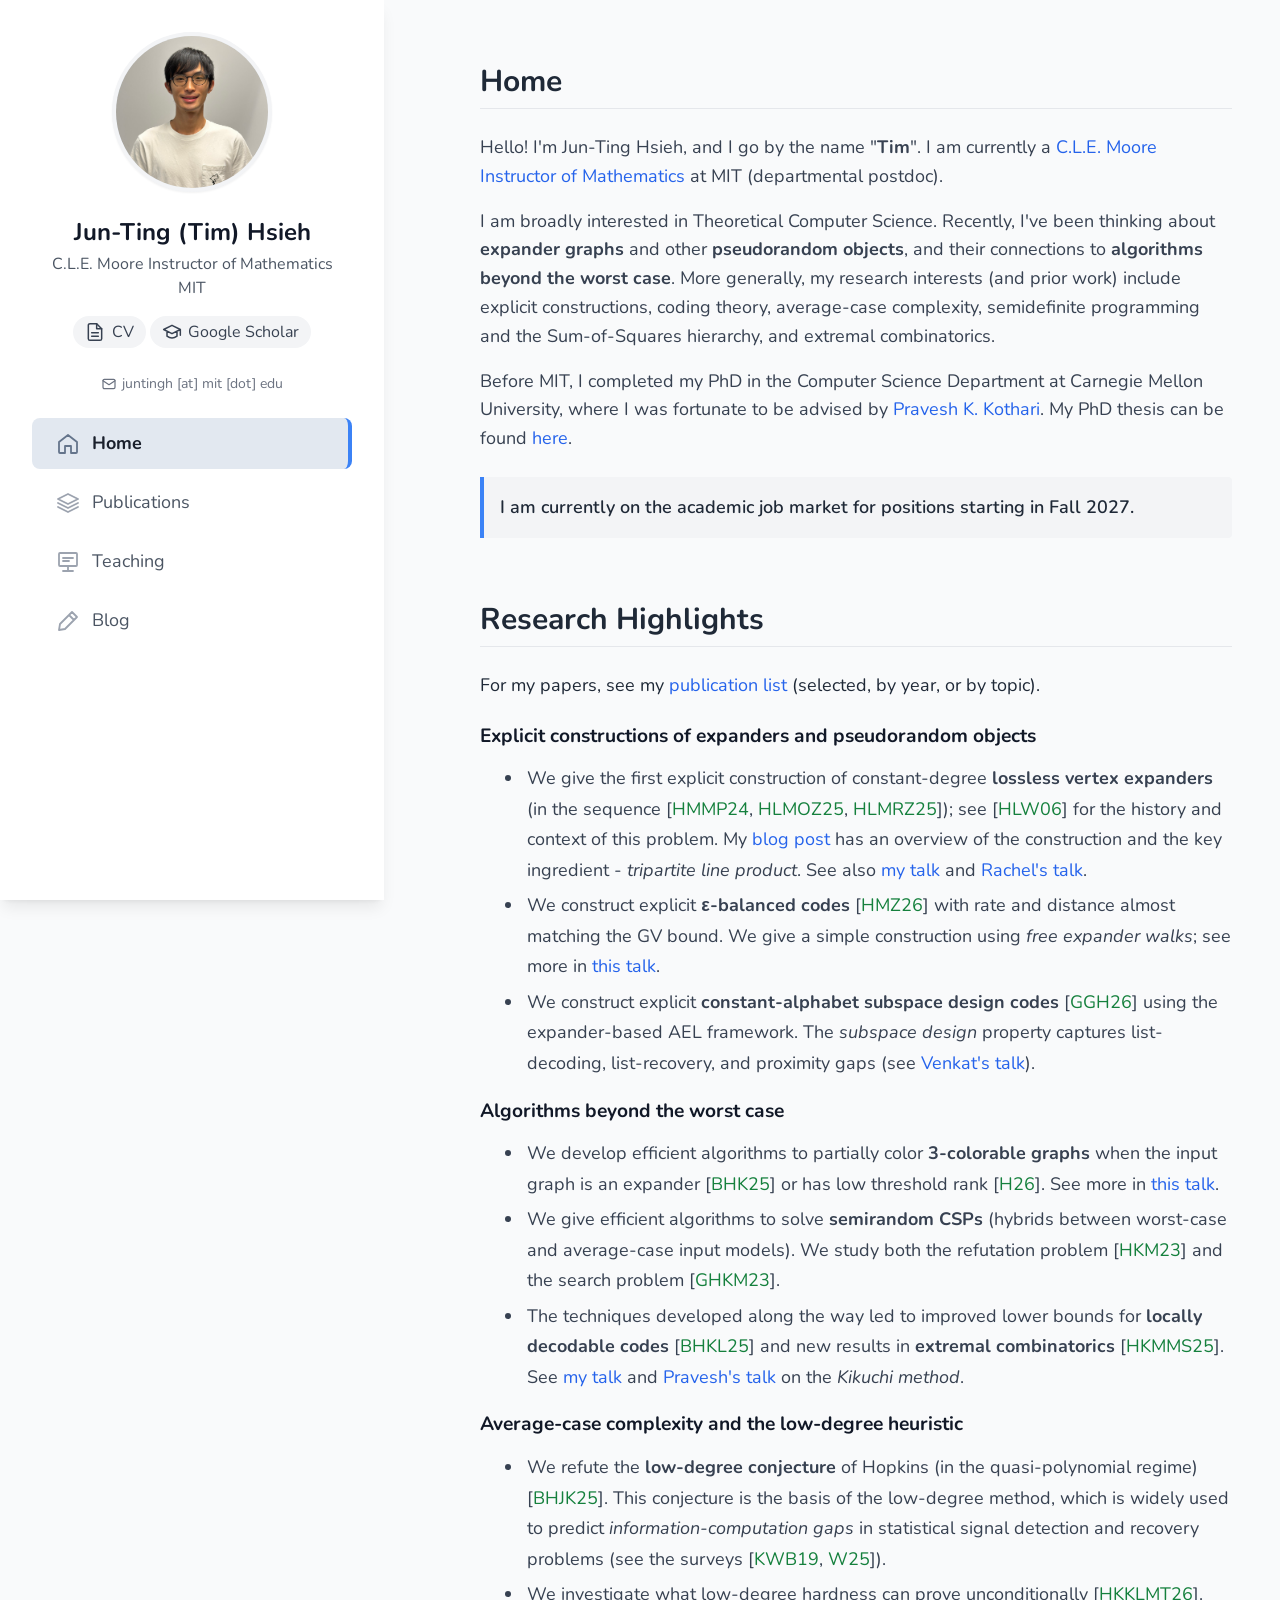
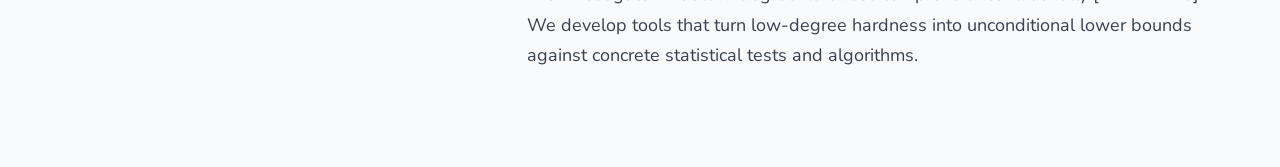
<file: index.html>
<!doctype html>
<html lang="en">
<head>
    <meta charset="utf-8">
    <meta name="viewport" content="width=device-width, initial-scale=1">
    <title>Jun-Ting (Tim) Hsieh</title>
    <meta name="description" content="Personal website of Jun-Ting (Tim) Hsieh.">
    <link rel="icon" href="data:image/svg+xml,<svg xmlns=%22http://www.w3.org/2000/svg%22 viewBox=%220 0 100 100%22><circle cx=%2250%22 cy=%2250%22 r=%2250%22 fill=%22rgb(59, 130, 246)%22/><text x=%2250%22 y=%2255%22 font-family=%22Arial, sans-serif%22 font-weight=%22bold%22 font-size=%2245%22 fill=%22white%22 text-anchor=%22middle%22>JH</text></svg>">
    <link href="https://fonts.googleapis.com/css?family=Nunito:300,400,600,700&amp;display=swap" rel="stylesheet">
    <link rel="stylesheet" href="site.css">
    <script src="data.js" defer></script>
    <script src="site.js" defer></script>

    <!-- Google Analytics (Preserved from source) -->
    <script async src="https://www.googletagmanager.com/gtag/js?id=UA-149663662-1"></script>
    <script>
        window.dataLayer = window.dataLayer || [];
        function gtag(){dataLayer.push(arguments);}
        gtag('js', new Date());
        gtag('config', 'UA-149663662-1');
    </script>
</head>
<body data-page="home">
    <a class="skip-link" href="#main-content">Skip to content</a>
    <!-- The same sidebar is included on all three pages, including without JavaScript. -->
    <aside class="sidebar">
        <div class="sidebar-inner">
            <div class="profile-photo">
                <span class="profile-initials" aria-hidden="true">JH</span>
                <img id="profile-pic" src="files/tim2.jpg" alt="Jun-Ting (Tim) Hsieh" width="160" height="160" onerror="this.hidden = true;">
            </div>
            <h1 class="profile-name">Jun-Ting (Tim) Hsieh</h1>
            <p class="profile-role">C.L.E. Moore Instructor of Mathematics<br>MIT</p>
            <div class="profile-links">
                <a href="files/tim_CV.pdf" target="_blank" rel="noopener noreferrer" class="profile-link">
                    <svg class="icon" viewBox="0 0 24 24"
                        fill="none" stroke="currentColor"
                        stroke-width="1.8" stroke-linecap="round"
                        stroke-linejoin="round" aria-hidden="true">
                        <path d="M14 2H6a2 2 0 0 0-2 2v16a2 2 0 0 0 2 2h12a2 2 0 0 0 2-2V8Z"/>
                        <path d="M14 2v6h6M8 13h8M8 17h8"/>
                    </svg>
                    <span>CV</span>
                </a>

                <a href="https://scholar.google.com/citations?hl=en&amp;user=zYhq-BEAAAAJ&amp;view_op=list_works&amp;sortby=pubdate" target="_blank" rel="noopener noreferrer" class="profile-link"><svg class="icon" viewBox="0 0 24 24" fill="none" stroke="currentColor" stroke-width="1.8" stroke-linecap="round" stroke-linejoin="round" aria-hidden="true" focusable="false"><path d="m2 9 10-5 10 5-10 5ZM6 11v6c4 3 8 3 12 0v-6M22 9v7"/></svg><span>Google Scholar</span></a>
            </div>
            <div class="profile-email"><svg class="icon" viewBox="0 0 24 24" fill="none" stroke="currentColor" stroke-width="1.8" stroke-linecap="round" stroke-linejoin="round" aria-hidden="true" focusable="false"><rect x="3" y="5" width="18" height="14" rx="2"/><path d="m3 7 9 6 9-6"/></svg><span>juntingh [at] mit [dot] edu</span></div>
            <nav class="site-nav" aria-label="Main navigation">
                <ul>
                    <li><a href="index.html" class="nav-link" aria-current="page"><svg class="icon" viewBox="0 0 24 24" fill="none" stroke="currentColor" stroke-width="1.8" stroke-linecap="round" stroke-linejoin="round" aria-hidden="true" focusable="false"><path d="m3 10 9-7 9 7v10a1 1 0 0 1-1 1h-5v-7H9v7H4a1 1 0 0 1-1-1Z"/></svg><span>Home</span></a></li>
                    <li><a href="publications.html" class="nav-link"><svg class="icon" viewBox="0 0 24 24" fill="none" stroke="currentColor" stroke-width="1.8" stroke-linecap="round" stroke-linejoin="round" aria-hidden="true" focusable="false"><path d="m12 3 10 5-10 5L2 8Z"/><path d="m2 12 10 5 10-5M2 16l10 5 10-5"/></svg><span>Publications</span></a></li>
                    <li><a href="teaching.html" class="nav-link"><svg class="icon" viewBox="0 0 24 24" fill="none" stroke="currentColor" stroke-width="1.8" stroke-linecap="round" stroke-linejoin="round" aria-hidden="true" focusable="false"><rect x="3" y="3" width="18" height="13" rx="1"/><path d="M7 21h10M12 16v5M7 8h10M7 11h6"/></svg><span>Teaching</span></a></li>
                    <li><a href="blog/" class="nav-link"><svg class="icon" viewBox="0 0 24 24" fill="none" stroke="currentColor" stroke-width="1.8" stroke-linecap="round" stroke-linejoin="round" aria-hidden="true" focusable="false"><path d="m16 3 5 5-12 12-6 1 1-6ZM13 6l5 5"/></svg><span>Blog</span></a></li>
                </ul>
            </nav>
        </div>
    </aside>

    <main id="main-content" class="main-content" tabindex="-1">
        <div class="content-inner">
            <section id="home" class="page-section home-intro" aria-labelledby="home-heading">
                <h2 id="home-heading" class="section-heading">Home</h2>
                <div class="biography">
                    <p>
                        Hello! 
                        I'm Jun-Ting Hsieh, and I go by the name "<strong>Tim</strong>".
                        I am currently a <a href="https://math.mit.edu/directory/profile.html?pid=2798" class="text-primary" target="_blank">C.L.E. Moore Instructor of Mathematics</a> at MIT (departmental postdoc).
                    </p>

                    <p>
                        I am broadly interested in Theoretical Computer Science. Recently, I've been thinking about <strong>expander graphs</strong> and other <strong>pseudorandom objects</strong>, and their connections to <strong>algorithms beyond the worst case</strong>. More generally, my research interests (and prior work) include explicit constructions, coding theory, average-case complexity, semidefinite programming and the Sum-of-Squares hierarchy, and extremal combinatorics.
                    </p>

                    <p>
                        Before MIT, I completed my PhD in the Computer Science Department at Carnegie Mellon University,
                        where I was fortunate to be advised by <a href="http://praveshkkothari.org/" class="text-primary" target="_blank">Pravesh K. Kothari</a>.
                        My PhD thesis can be found <a href="https://csd.cs.cmu.edu/academics/doctoral/degrees-conferred/junting-hsieh" class="text-primary" target="_blank">here</a>.
                    </p>

                    <!-- Job Market Banner -->
                    <div class="job-market-banner">
                        <p class="job-market-text">
                            I am currently on the academic job market for positions starting in Fall 2027.
                        </p>
                    </div>
                </div>
            </section>

            <section id="research" class="page-section" aria-labelledby="research-heading">
                <h2 id="research-heading" class="section-heading">Research Highlights</h2>

                <p>
                For my papers, see my <a href="publications.html" class="text-primary">publication list</a> (selected, by year, or by topic).
                </p>


                <div class="research-topic">
                    <h3>Explicit constructions of expanders and pseudorandom objects</h3>
                    <ul class="highlight-list">
                        <li>
                            We give the first explicit construction of constant-degree <strong>lossless vertex expanders</strong> (in the sequence [<a class="research-citation" href="https://arxiv.org/abs/2302.01212" title="Explicit two-sided unique-neighbor expanders" target="_blank" rel="noopener noreferrer">HMMP24</a>, <a class="research-citation" href="https://arxiv.org/abs/2411.11627" title="Explicit Two-Sided Vertex Expanders Beyond the Spectral Barrier" target="_blank" rel="noopener noreferrer">HLMOZ25</a>, <a class="research-citation" href="https://arxiv.org/abs/2504.15087" title="Explicit Lossless Vertex Expanders" target="_blank" rel="noopener noreferrer">HLMRZ25</a>]); 
                            see [<a class="research-citation" href="https://www.cs.huji.ac.il/~nati/PAPERS/expander_survey.pdf" title="Expander Graphs and Their Applications" target="_blank" rel="noopener noreferrer">HLW06</a>] for the history and context of this problem.
                            My <a class="text-primary" href="blog/post.html?slug=lossless-expanders" target="_blank" rel="noopener noreferrer">blog post</a> has an overview of the construction and the key ingredient - <em>tripartite line product</em>.
                            See also <a href="https://www.youtube.com/watch?v=uq2fdKXeYrY" class="text-primary" target="_blank">my talk</a> 
                            and <a href="https://www.youtube.com/watch?v=ZZCm-Qf4xAU" class="text-primary" target="_blank">Rachel's talk</a>.
                        </li>
                        <li>
                            We construct explicit <strong>ε-balanced codes</strong> [<a class="research-citation" href="https://arxiv.org/abs/2601.12606" title="Explicit Almost-Optimal Epsilon-Balanced Codes via Free Expander Walks" target="_blank" rel="noopener noreferrer">HMZ26</a>] with rate and distance almost matching the GV bound.
                            We give a simple construction using <em>free expander walks</em>;
                            see more in <a href="https://www.youtube.com/live/OsDagts7dak" class="text-primary" target="_blank">this talk</a>.

                        </li>
                        <li>
                            We construct explicit <strong>constant-alphabet subspace design codes</strong> [<a class="research-citation" href="https://arxiv.org/abs/2604.15218" title="Explicit Constant-Alphabet Subspace Design Codes" target="_blank" rel="noopener noreferrer">GGH26</a>] using the expander-based AEL framework.
                            The <em>subspace design</em> property captures list-decoding, list-recovery, and proximity gaps (see <a class="text-primary" href="https://www.youtube.com/watch?v=aTwa9JLYquA" target="_blank">Venkat's talk</a>).
                        </li>
                    </ul>
                </div>

                <div class="research-topic">
                    <h3>Algorithms beyond the worst case</h3>
                    <ul class="highlight-list">
                        <li>
                            We develop efficient algorithms to partially color <strong>3-colorable graphs</strong> when the input graph is an expander [<a class="research-citation" href="https://arxiv.org/abs/2405.10238" title="Rounding Large Independent Sets on Expanders" target="_blank" rel="noopener noreferrer">BHK25</a>] 
                            or has low threshold rank [<a class="research-citation" href="https://arxiv.org/abs/2508.03093" title="Coloring 3-Colorable Graphs with Low Threshold Rank" target="_blank" rel="noopener noreferrer">H26</a>].
                            See more in <a href="https://www.ias.edu/video/rounding-large-independent-sets-expanders" class="text-primary" target="_blank">this talk</a>.
                        </li>
                        <li>
                            We give efficient algorithms to solve <strong>semirandom CSPs</strong> (hybrids between worst-case and average-case input models).
                            We study both the refutation problem [<a class="research-citation" href="https://arxiv.org/abs/2207.10850" title="A simple and sharper proof of the hypergraph Moore bound" target="_blank" rel="noopener noreferrer">HKM23</a>]
                            and the search problem [<a class="research-citation" href="https://arxiv.org/abs/2309.16897" title="Efficient Algorithms for Semirandom Planted CSPs at the Refutation Threshold" target="_blank" rel="noopener noreferrer">GHKM23</a>].
                        </li>
                        <li>
                            The techniques developed along the way led to improved lower bounds for <strong>locally decodable codes</strong> [<a class="research-citation" href="https://arxiv.org/abs/2411.14361" title="Improved Lower Bounds for all Odd-Query Locally Decodable Codes" target="_blank" rel="noopener noreferrer">BHKL25</a>] 
                            and new results in <strong>extremal combinatorics</strong> [<a class="research-citation" href="https://arxiv.org/abs/2401.11590" title="Small Even Covers, Locally Decodable Codes and Restricted Subgraphs of Edge-Colored Kikuchi Graphs" target="_blank" rel="noopener noreferrer">HKMMS25</a>].
                            See <a href="https://www.youtube.com/watch?v=P7xL4_mF7wo&t=366s" class="text-primary" target="_blank">my talk</a> and <a href="https://www.youtube.com/watch?v=B1bXmAcTctU" class="text-primary" target="_blank">Pravesh's talk</a> on the <em>Kikuchi method</em>.

                        </li>
                    </ul>
                </div>

                <div class="research-topic">
                    <h3>Average-case complexity and the low-degree heuristic</h3>
                    <ul class="highlight-list">
                        <li>
                            We refute the <strong>low-degree conjecture</strong> of Hopkins (in the quasi-polynomial regime) [<a class="research-citation" href="https://arxiv.org/abs/2505.17360" title="The Quasi-Polynomial Low-Degree Conjecture is False" target="_blank" rel="noopener noreferrer">BHJK25</a>].
                            This conjecture is the basis of the low-degree method, which is widely used to predict <em>information-computation gaps</em> in statistical signal detection and recovery problems 
                            (see the surveys [<a class="research-citation" href="https://arxiv.org/abs/1907.11636" title="Notes on Computational Hardness of Hypothesis Testing: Predictions using the Low-Degree Likelihood Ratio" target="_blank" rel="noopener noreferrer">KWB19</a>, <a class="research-citation" href="https://arxiv.org/abs/2506.10748" title="Computational Complexity of Statistics: New Insights from Low-Degree Polynomials" target="_blank" rel="noopener noreferrer">W25</a>]).
                        </li>
                        <li>
                            We investigate what low-degree hardness can prove unconditionally [<a class="research-citation" href="https://arxiv.org/abs/2601.05850" title="Rigorous Implications of the Low-Degree Heuristic" target="_blank" rel="noopener noreferrer">HKKLMT26</a>].
                            We develop tools that turn low-degree hardness into unconditional lower bounds against concrete statistical tests and algorithms.
                        </li>
                    </ul>
                </div>
            </section>

            <!--
            <section id="selected-publications" class="page-section" aria-labelledby="selected-publications-heading">
                <div id="selected-publications-heading" class="section-heading" style="display: flex; align-items: baseline; flex-wrap: wrap; gap: 0.5rem 1rem;">
                    <h2 id="selected-publications-heading" style="font: inherit;">Selected & Recent Publications</h2>
                    <a class="text-primary" href="publications.html" style="font-size: 1rem; font-weight: 600; white-space: nowrap;">All publications (by year or topic) &rarr;</a>
                </div>
                <div id="selected-pub-list" class="publication-list">
                    <p class="muted">Loading selected publications...</p>
                </div>
                <noscript>
                    <p>Enable JavaScript to display publications, or visit <a class="text-primary" href="https://scholar.google.com/citations?hl=en&amp;user=zYhq-BEAAAAJ&amp;view_op=list_works&amp;sortby=pubdate">Google Scholar</a>.</p>
                    <style>#selected-pub-list { display: none; }</style>
                </noscript>
            </section>
            -->

        </div>
    </main>
</body>
</html>
</file>
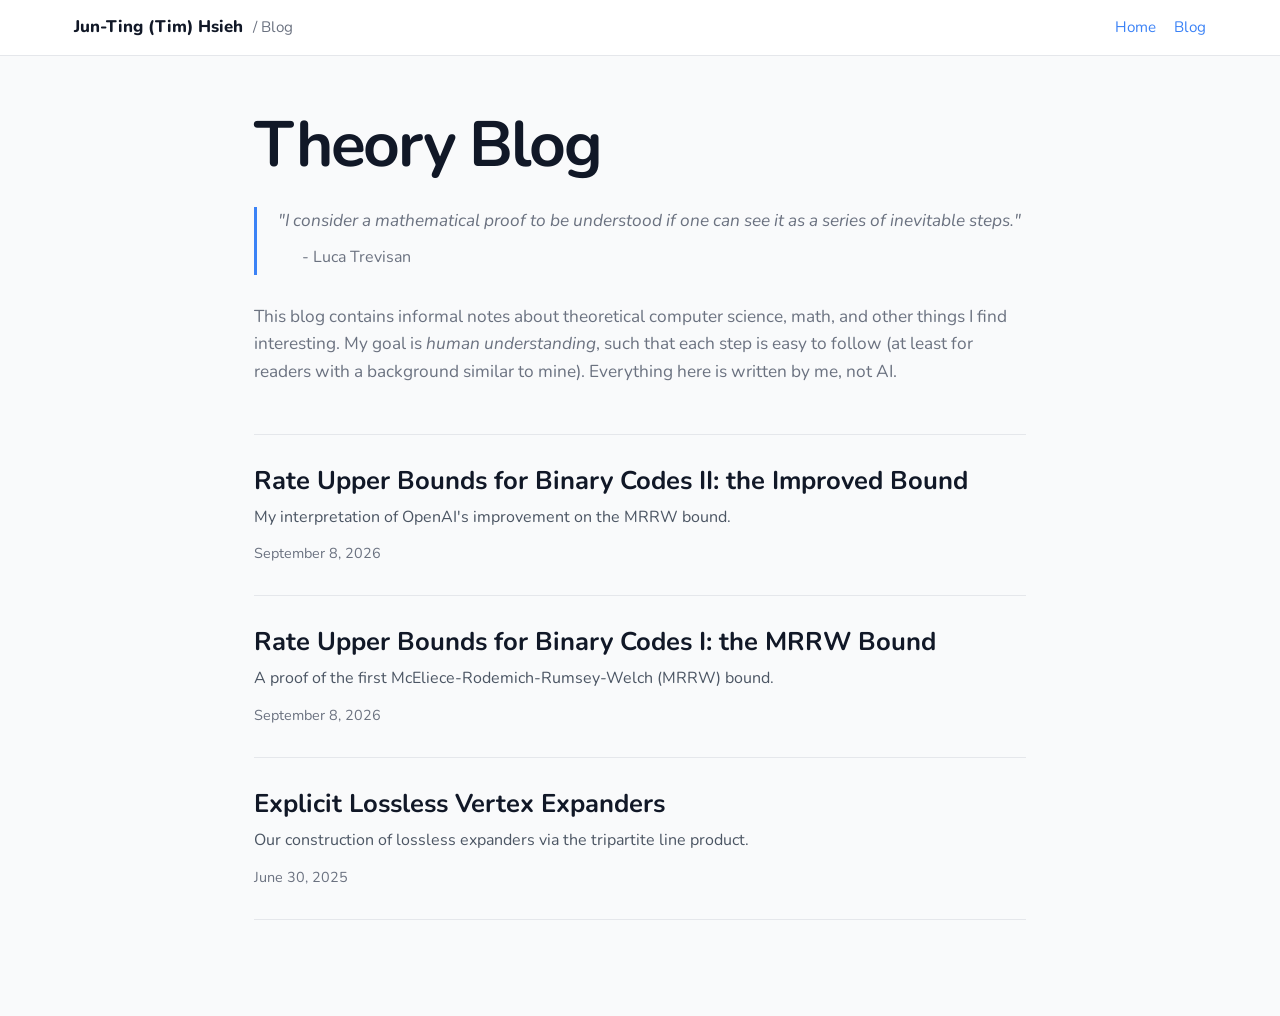
<file: blog/index.html>
<!doctype html>
<html lang="en">
<head>
    <meta charset="utf-8">
    <meta name="viewport" content="width=device-width, initial-scale=1">
    <title>Blog | Jun-Ting (Tim) Hsieh</title>
    <meta name="description" content="Blog posts by Jun-Ting (Tim) Hsieh.">
    <link rel="icon" href="data:image/svg+xml,<svg xmlns=%22http://www.w3.org/2000/svg%22 viewBox=%220 0 100 100%22><circle cx=%2250%22 cy=%2250%22 r=%2250%22 fill=%22rgb(59, 130, 246)%22/><text x=%2250%22 y=%2255%22 font-family=%22Arial, sans-serif%22 font-weight=%22bold%22 font-size=%2245%22 fill=%22white%22 text-anchor=%22middle%22>JH</text></svg>">
    <link href="https://fonts.googleapis.com/css?family=Nunito:300,400,600,700,800&display=swap" rel="stylesheet">
    <link rel="stylesheet" href="styles.css">
</head>
<body>
    <header class="site-header">
        <div class="site-header-inner">
            <div class="brand">
                <a class="brand-name" href="../index.html">Jun-Ting (Tim) Hsieh</a>
                <span class="brand-section">/ Blog</span>
            </div>
            <nav class="site-nav" aria-label="Blog navigation">
                <a href="../index.html">Home</a>
                <a href="./" aria-current="page">Blog</a>
            </nav>
        </div>
    </header>

    <main class="page blog-home">
        <h1 class="blog-title">Theory Blog</h1>

        <div class="blog-description">
            <blockquote class="blog-quote">
                <p>
                    "I consider a mathematical proof to be <em>understood</em> if one can see it as a series of inevitable steps."
                </p>
                <footer>- Luca Trevisan</footer>
            </blockquote>

            <p>
                This blog contains informal notes about theoretical computer science, math, and other things I find interesting. My goal is <em>human understanding</em>, such that each step is easy to follow (at least for readers with a background similar to mine). Everything here is written by me, not AI.
            </p>

        </div>

        <section id="post-list" class="post-list" aria-live="polite">
            <p class="status">Loading posts...</p>
        </section>
    </main>

    <script>
        const list = document.getElementById('post-list');

        function formatDate(isoDate) {
            return new Intl.DateTimeFormat('en-US', {
                year: 'numeric', month: 'long', day: 'numeric'
            }).format(new Date(`${isoDate}T12:00:00`));
        }

        fetch('posts.json')
            .then(response => {
                if (!response.ok) throw new Error(`HTTP ${response.status}`);
                return response.json();
            })
            .then(posts => {
                posts.sort((a, b) => b.date.localeCompare(a.date));
                list.innerHTML = posts.map(post => `
                    <article class="post-card">
                        <h2><a href="post.html?slug=${encodeURIComponent(post.slug)}">${post.title}</a></h2>
                        <p>${post.description}</p>
                        <div class="post-meta">${formatDate(post.date)}</div>
                    </article>
                `).join('');
            })
            .catch(error => {
                console.error(error);
                list.innerHTML = '<p class="error">Could not load the post index.</p>';
            });
    </script>
</body>
</html>
</file>
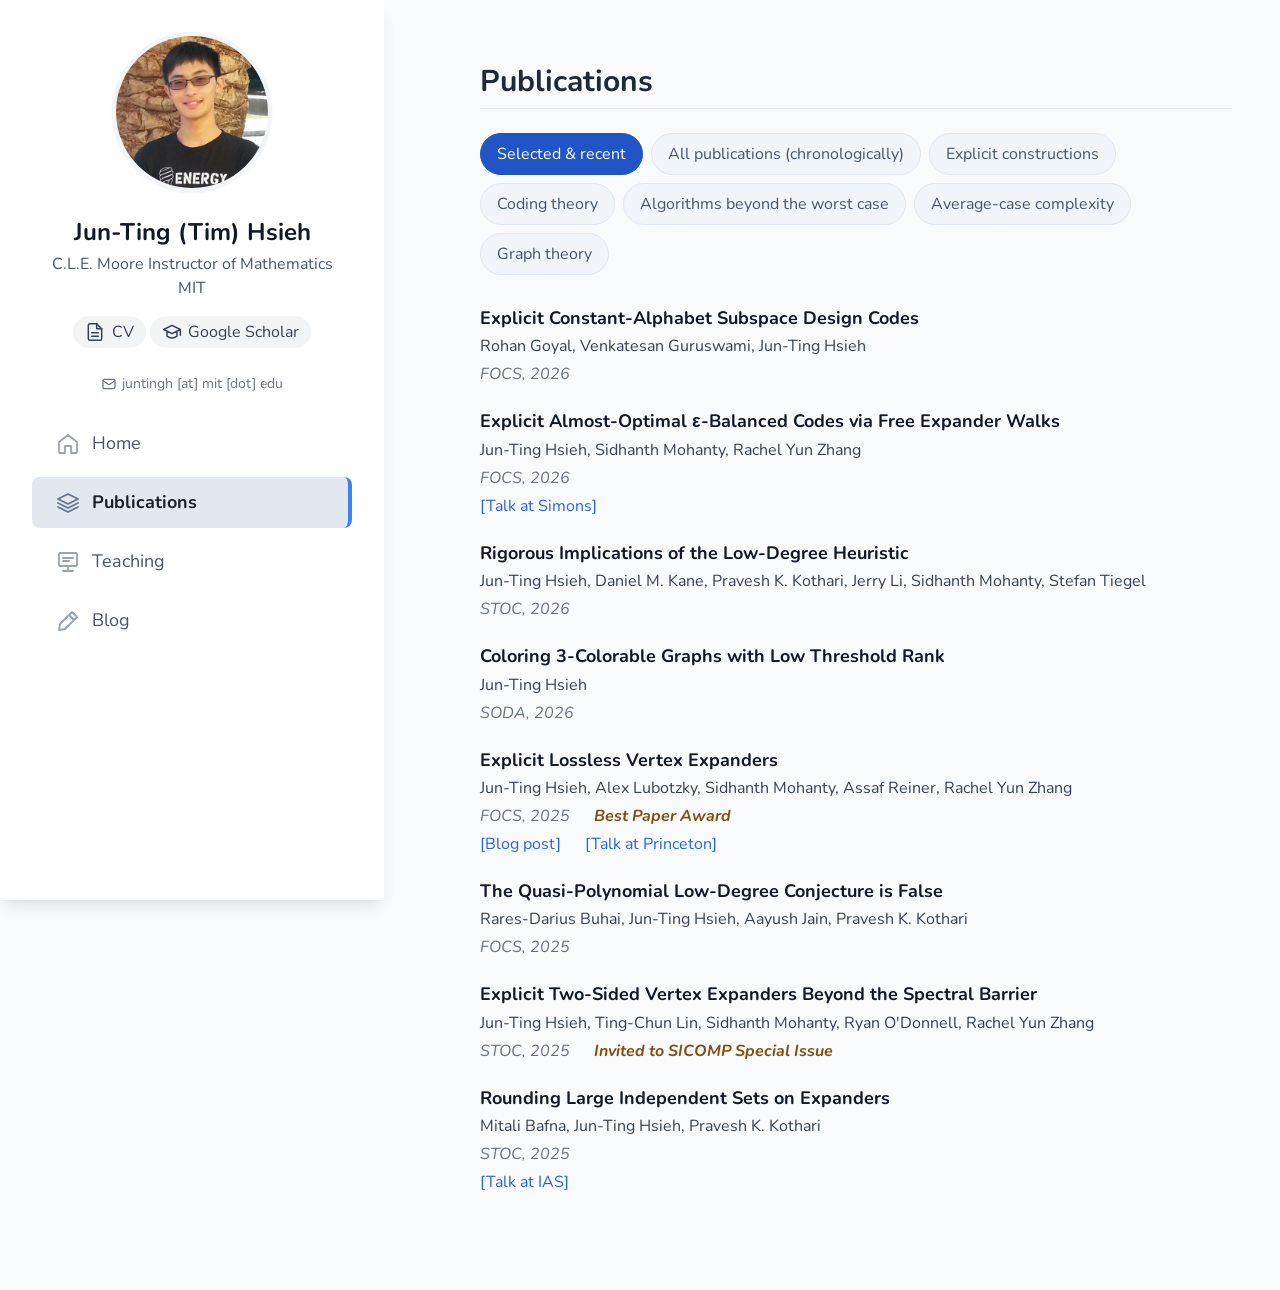
<file: publications.html>
<!doctype html>
<html lang="en">
<head>
    <meta charset="utf-8">
    <meta name="viewport" content="width=device-width, initial-scale=1">
    <title>Publications | Jun-Ting (Tim) Hsieh</title>
    <meta name="description" content="Selected publications and full publication list by Jun-Ting (Tim) Hsieh, browsable by year or research area.">
    <link rel="icon" href="data:image/svg+xml,<svg xmlns=%22http://www.w3.org/2000/svg%22 viewBox=%220 0 100 100%22><circle cx=%2250%22 cy=%2250%22 r=%2250%22 fill=%22rgb(59, 130, 246)%22/><text x=%2250%22 y=%2255%22 font-family=%22Arial, sans-serif%22 font-weight=%22bold%22 font-size=%2245%22 fill=%22white%22 text-anchor=%22middle%22>JH</text></svg>">
    <link href="https://fonts.googleapis.com/css?family=Nunito:300,400,600,700&amp;display=swap" rel="stylesheet">
    <link rel="stylesheet" href="site.css">
    <script src="data.js" defer></script>
    <script src="site.js" defer></script>

    <!-- Google Analytics (Preserved from source) -->
    <script async src="https://www.googletagmanager.com/gtag/js?id=UA-149663662-1"></script>
    <script>
        window.dataLayer = window.dataLayer || [];
        function gtag(){dataLayer.push(arguments);}
        gtag('js', new Date());
        gtag('config', 'UA-149663662-1');
    </script>
</head>
<body data-page="publications">
    <a class="skip-link" href="#main-content">Skip to content</a>
    <!-- The same sidebar is included on all three pages, including without JavaScript. -->
    <aside class="sidebar">
        <div class="sidebar-inner">
            <div class="profile-photo">
                <span class="profile-initials" aria-hidden="true">JH</span>
                <img id="profile-pic" src="files/tim.jpg" alt="Jun-Ting (Tim) Hsieh" width="160" height="160" onerror="this.hidden = true;">
            </div>
            <h1 class="profile-name">Jun-Ting (Tim) Hsieh</h1>
            <p class="profile-role">C.L.E. Moore Instructor of Mathematics<br>MIT</p>
            <div class="profile-links">
                <a href="files/tim_CV.pdf" target="_blank" rel="noopener noreferrer" class="profile-link">
                    <svg class="icon" viewBox="0 0 24 24"
                        fill="none" stroke="currentColor"
                        stroke-width="1.8" stroke-linecap="round"
                        stroke-linejoin="round" aria-hidden="true">
                        <path d="M14 2H6a2 2 0 0 0-2 2v16a2 2 0 0 0 2 2h12a2 2 0 0 0 2-2V8Z"/>
                        <path d="M14 2v6h6M8 13h8M8 17h8"/>
                    </svg>
                    <span>CV</span>
                </a>

                <a href="https://scholar.google.com/citations?hl=en&amp;user=zYhq-BEAAAAJ&amp;view_op=list_works&amp;sortby=pubdate" target="_blank" rel="noopener noreferrer" class="profile-link"><svg class="icon" viewBox="0 0 24 24" fill="none" stroke="currentColor" stroke-width="1.8" stroke-linecap="round" stroke-linejoin="round" aria-hidden="true" focusable="false"><path d="m2 9 10-5 10 5-10 5ZM6 11v6c4 3 8 3 12 0v-6M22 9v7"/></svg><span>Google Scholar</span></a>
            </div>
            <div class="profile-email"><svg class="icon" viewBox="0 0 24 24" fill="none" stroke="currentColor" stroke-width="1.8" stroke-linecap="round" stroke-linejoin="round" aria-hidden="true" focusable="false"><rect x="3" y="5" width="18" height="14" rx="2"/><path d="m3 7 9 6 9-6"/></svg><span>juntingh [at] mit [dot] edu</span></div>
            <nav class="site-nav" aria-label="Main navigation">
                <ul>
                    <li><a href="index.html" class="nav-link"><svg class="icon" viewBox="0 0 24 24" fill="none" stroke="currentColor" stroke-width="1.8" stroke-linecap="round" stroke-linejoin="round" aria-hidden="true" focusable="false"><path d="m3 10 9-7 9 7v10a1 1 0 0 1-1 1h-5v-7H9v7H4a1 1 0 0 1-1-1Z"/></svg><span>Home</span></a></li>
                    <li><a href="publications.html" class="nav-link" aria-current="page"><svg class="icon" viewBox="0 0 24 24" fill="none" stroke="currentColor" stroke-width="1.8" stroke-linecap="round" stroke-linejoin="round" aria-hidden="true" focusable="false"><path d="m12 3 10 5-10 5L2 8Z"/><path d="m2 12 10 5 10-5M2 16l10 5 10-5"/></svg><span>Publications</span></a></li>
                    <li><a href="teaching.html" class="nav-link"><svg class="icon" viewBox="0 0 24 24" fill="none" stroke="currentColor" stroke-width="1.8" stroke-linecap="round" stroke-linejoin="round" aria-hidden="true" focusable="false"><rect x="3" y="3" width="18" height="13" rx="1"/><path d="M7 21h10M12 16v5M7 8h10M7 11h6"/></svg><span>Teaching</span></a></li>
                    <li><a href="blog/" class="nav-link"><svg class="icon" viewBox="0 0 24 24" fill="none" stroke="currentColor" stroke-width="1.8" stroke-linecap="round" stroke-linejoin="round" aria-hidden="true" focusable="false"><path d="m16 3 5 5-12 12-6 1 1-6ZM13 6l5 5"/></svg><span>Blog</span></a></li>
                </ul>
            </nav>
        </div>
    </aside>

    <main id="main-content" class="main-content" tabindex="-1">
        <div class="content-inner">
            <section id="publications" class="page-section" aria-labelledby="publications-heading">
                <h2 id="publications-heading" class="section-heading">Publications</h2>
                <!-- "Selected" is the default; subject filters match categories in data.js. -->
                <div id="publication-filters" class="publication-filters" role="group" aria-label="Filter publications" hidden>
                    <button type="button" class="publication-filter" data-publication-filter="selected" aria-controls="pub-list" aria-pressed="true">Selected & recent</button>
                    <button type="button" class="publication-filter" data-publication-filter="all" aria-controls="pub-list" aria-pressed="false">All publications (chronologically)</button>
                    <button type="button" class="publication-filter" data-publication-filter="explicit-construction" aria-controls="pub-list" aria-pressed="false">Explicit constructions</button>
                    <button type="button" class="publication-filter" data-publication-filter="coding-theory" aria-controls="pub-list" aria-pressed="false">Coding theory</button>
                    <button type="button" class="publication-filter" data-publication-filter="algorithms" aria-controls="pub-list" aria-pressed="false">Algorithms beyond the worst case</button>
                    <button type="button" class="publication-filter" data-publication-filter="average-case-complexity" aria-controls="pub-list" aria-pressed="false">Average-case complexity</button>
                    <button type="button" class="publication-filter" data-publication-filter="graph-theory" aria-controls="pub-list" aria-pressed="false">Graph theory</button>
                </div>
                <div id="pub-list" class="publication-list">
                    <p class="muted">Loading publications...</p>
                </div>
                <noscript>
                    <p>Enable JavaScript to display and filter publications, or visit <a class="text-primary" href="https://scholar.google.com/citations?hl=en&amp;user=zYhq-BEAAAAJ&amp;view_op=list_works&amp;sortby=pubdate">Google Scholar</a>.</p>
                    <style>#pub-list { display: none; }</style>
                </noscript>
            </section>
        </div>
    </main>
</body>
</html>
</file>
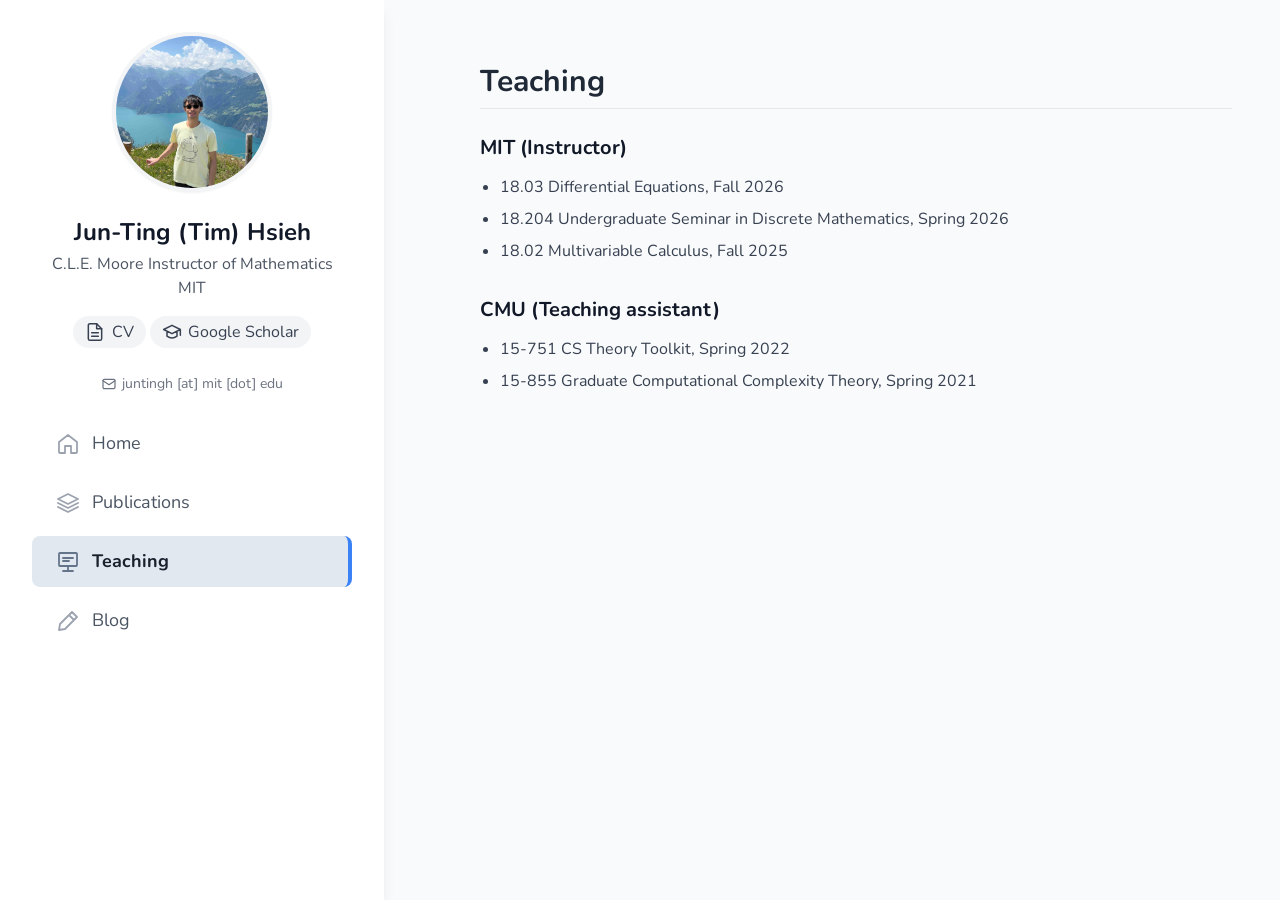
<file: teaching.html>
<!doctype html>
<html lang="en">
<head>
    <meta charset="utf-8">
    <meta name="viewport" content="width=device-width, initial-scale=1">
    <title>Teaching | Jun-Ting (Tim) Hsieh</title>
    <meta name="description" content="Teaching by Jun-Ting (Tim) Hsieh at MIT and Carnegie Mellon University.">
    <link rel="icon" href="data:image/svg+xml,<svg xmlns=%22http://www.w3.org/2000/svg%22 viewBox=%220 0 100 100%22><circle cx=%2250%22 cy=%2250%22 r=%2250%22 fill=%22rgb(59, 130, 246)%22/><text x=%2250%22 y=%2255%22 font-family=%22Arial, sans-serif%22 font-weight=%22bold%22 font-size=%2245%22 fill=%22white%22 text-anchor=%22middle%22>JH</text></svg>">
    <link href="https://fonts.googleapis.com/css?family=Nunito:300,400,600,700&amp;display=swap" rel="stylesheet">
    <link rel="stylesheet" href="site.css">
    <script src="site.js" defer></script>

    <!-- Google Analytics (Preserved from source) -->
    <script async src="https://www.googletagmanager.com/gtag/js?id=UA-149663662-1"></script>
    <script>
        window.dataLayer = window.dataLayer || [];
        function gtag(){dataLayer.push(arguments);}
        gtag('js', new Date());
        gtag('config', 'UA-149663662-1');
    </script>
</head>
<body data-page="teaching">
    <a class="skip-link" href="#main-content">Skip to content</a>
    <!-- The same sidebar is included on all three pages, including without JavaScript. -->
    <aside class="sidebar">
        <div class="sidebar-inner">
            <div class="profile-photo">
                <span class="profile-initials" aria-hidden="true">JH</span>
                <img id="profile-pic" src="files/tim3.jpg" alt="Jun-Ting (Tim) Hsieh" width="160" height="160" onerror="this.hidden = true;">
            </div>
            <h1 class="profile-name">Jun-Ting (Tim) Hsieh</h1>
            <p class="profile-role">C.L.E. Moore Instructor of Mathematics<br>MIT</p>
            <div class="profile-links">
                <a href="files/tim_CV.pdf" target="_blank" rel="noopener noreferrer" class="profile-link">
                    <svg class="icon" viewBox="0 0 24 24"
                        fill="none" stroke="currentColor"
                        stroke-width="1.8" stroke-linecap="round"
                        stroke-linejoin="round" aria-hidden="true">
                        <path d="M14 2H6a2 2 0 0 0-2 2v16a2 2 0 0 0 2 2h12a2 2 0 0 0 2-2V8Z"/>
                        <path d="M14 2v6h6M8 13h8M8 17h8"/>
                    </svg>
                    <span>CV</span>
                </a>

                <a href="https://scholar.google.com/citations?hl=en&amp;user=zYhq-BEAAAAJ&amp;view_op=list_works&amp;sortby=pubdate" target="_blank" rel="noopener noreferrer" class="profile-link"><svg class="icon" viewBox="0 0 24 24" fill="none" stroke="currentColor" stroke-width="1.8" stroke-linecap="round" stroke-linejoin="round" aria-hidden="true" focusable="false"><path d="m2 9 10-5 10 5-10 5ZM6 11v6c4 3 8 3 12 0v-6M22 9v7"/></svg><span>Google Scholar</span></a>
            </div>
            <div class="profile-email"><svg class="icon" viewBox="0 0 24 24" fill="none" stroke="currentColor" stroke-width="1.8" stroke-linecap="round" stroke-linejoin="round" aria-hidden="true" focusable="false"><rect x="3" y="5" width="18" height="14" rx="2"/><path d="m3 7 9 6 9-6"/></svg><span>juntingh [at] mit [dot] edu</span></div>
            <nav class="site-nav" aria-label="Main navigation">
                <ul>
                    <li><a href="index.html" class="nav-link"><svg class="icon" viewBox="0 0 24 24" fill="none" stroke="currentColor" stroke-width="1.8" stroke-linecap="round" stroke-linejoin="round" aria-hidden="true" focusable="false"><path d="m3 10 9-7 9 7v10a1 1 0 0 1-1 1h-5v-7H9v7H4a1 1 0 0 1-1-1Z"/></svg><span>Home</span></a></li>
                    <li><a href="publications.html" class="nav-link"><svg class="icon" viewBox="0 0 24 24" fill="none" stroke="currentColor" stroke-width="1.8" stroke-linecap="round" stroke-linejoin="round" aria-hidden="true" focusable="false"><path d="m12 3 10 5-10 5L2 8Z"/><path d="m2 12 10 5 10-5M2 16l10 5 10-5"/></svg><span>Publications</span></a></li>
                    <li><a href="teaching.html" class="nav-link" aria-current="page"><svg class="icon" viewBox="0 0 24 24" fill="none" stroke="currentColor" stroke-width="1.8" stroke-linecap="round" stroke-linejoin="round" aria-hidden="true" focusable="false"><rect x="3" y="3" width="18" height="13" rx="1"/><path d="M7 21h10M12 16v5M7 8h10M7 11h6"/></svg><span>Teaching</span></a></li>
                    <li><a href="blog/" class="nav-link"><svg class="icon" viewBox="0 0 24 24" fill="none" stroke="currentColor" stroke-width="1.8" stroke-linecap="round" stroke-linejoin="round" aria-hidden="true" focusable="false"><path d="m16 3 5 5-12 12-6 1 1-6ZM13 6l5 5"/></svg><span>Blog</span></a></li>
                </ul>
            </nav>
        </div>
    </aside>

    <main id="main-content" class="main-content" tabindex="-1">
        <div class="content-inner">
            <section id="teaching" class="page-section" aria-labelledby="teaching-heading">
                <h2 id="teaching-heading" class="section-heading">Teaching</h2>
                <div class="teaching-groups">
                    <section aria-labelledby="mit-teaching">
                        <h3 id="mit-teaching">MIT (Instructor)</h3>
                        <ul class="course-list">
                            <li>18.03 Differential Equations, Fall 2026</li>
                            <li>18.204 Undergraduate Seminar in Discrete Mathematics, Spring 2026</li>
                            <li>18.02 Multivariable Calculus, Fall 2025</li>
                        </ul>
                    </section>
                    <section aria-labelledby="cmu-teaching">
                        <h3 id="cmu-teaching">CMU (Teaching assistant)</h3>
                        <ul class="course-list">
                            <li>15-751 CS Theory Toolkit, Spring 2022</li>
                            <li>15-855 Graduate Computational Complexity Theory, Spring 2021</li>
                        </ul>
                    </section>
                </div>
            </section>
        </div>
    </main>
</body>
</html>
</file>
<file: site.css>
/* Shared styles for Home, Publications, and Teaching. No build step required. */
:root {
    --main-rgb: 59, 130, 246;
    --link-color: #2563eb;
    --research-citation-color: #15803d; /* Change this value to recolor citation links. */
    --text-color: #1f2937;
    --muted-color: #6b7280;
    --page-background: #f9fafb;
}

* { box-sizing: border-box; }
[hidden] { display: none !important; }
html { line-height: 1.5; -webkit-text-size-adjust: 100%; }
body {
    margin: 0;
    min-height: 100vh;
    display: flex;
    flex-direction: column;
    background: var(--page-background);
    color: var(--text-color);
    font-family: 'Nunito', sans-serif;
    font-size: 1rem;
}
h1, h2, h3, p { margin: 0; }
a { color: inherit; text-decoration: none; }
button { font: inherit; }
button, a { -webkit-tap-highlight-color: transparent; }
a:focus-visible, button:focus-visible {
    outline: 3px solid #93c5fd;
    outline-offset: 4px;
    border-radius: 3px;
}
.text-primary { color: var(--link-color); }
.text-primary:hover { text-decoration: underline; }
.muted { color: var(--muted-color); }
.icon { width: 1.25rem; height: 1.25rem; flex-shrink: 0; }
section { scroll-margin-top: 2rem; }
.skip-link {
    position: fixed;
    top: -6rem;
    left: 1rem;
    z-index: 100;
    padding: .75rem 1rem;
    background: white;
    color: var(--link-color);
    border: 2px solid currentColor;
    border-radius: .5rem;
}
.skip-link:focus { top: 1rem; }

/* Persistent sidebar, with a stacked layout on smaller screens. */
.sidebar {
    width: 100%;
    flex-shrink: 0;
    background: white;
    box-shadow: 0 10px 15px -3px rgb(0 0 0 / .08), 0 4px 6px -4px rgb(0 0 0 / .08);
    z-index: 20;
}
.sidebar-inner {
    padding: 2rem;
    display: flex;
    flex-direction: column;
    align-items: center;
    text-align: center;
}
.profile-photo {
    position: relative;
    width: 10rem;
    height: 10rem;
    flex-shrink: 0;
    margin-bottom: 1.5rem;
    overflow: hidden;
    border: 4px solid #f3f4f6;
    border-radius: 50%;
    background: #eff6ff;
    box-shadow: 0 1px 2px rgb(0 0 0 / .05);
}
.profile-initials {
    position: absolute;
    inset: 0;
    display: grid;
    place-items: center;
    font-size: 3rem;
    font-weight: 700;
    color: var(--link-color);
}
.profile-photo img {
    position: relative;
    display: block;
    width: 100%;
    height: 100%;
    object-fit: cover;
}
.profile-name { font-size: 1.5rem; line-height: 2rem; font-weight: 700; color: #111827; margin-bottom: .25rem; }
.profile-role { color: #4b5563; margin-bottom: 1rem; }
.profile-links { margin-bottom: 1.5rem; }
.profile-link {
    display: inline-flex;
    gap: .4rem;
    align-items: center;
    padding: .25rem .75rem;
    border-radius: 9999px;
    background: #f3f4f6;
    color: #374151;
}
.profile-link:hover { background: #e5e7eb; }
.profile-email {
    display: flex;
    align-items: center;
    gap: .35rem;
    color: var(--muted-color);
    font-size: .875rem;
    margin-bottom: 1.5rem;
}
.profile-email .icon { width: 1rem; height: 1rem; }
.site-nav { width: 100%; }
.site-nav ul { list-style: none; margin: 0; padding: 0; }
.site-nav li + li { margin-top: .5rem; }
.nav-link {
    display: flex;
    align-items: center;
    gap: .75rem;
    width: 100%;
    padding: .75rem 1.5rem;
    border-radius: .5rem;
    border-right: 4px solid transparent;
    color: #4b5563;
    font-size: 1.125rem;
    text-align: left;
    transition: background-color .15s;
}
.nav-link .icon { width: 1.5rem; height: 1.5rem; color: #9ca3af; }
.nav-link:hover { background: #f9fafb; }
.nav-link[aria-current="page"] {
    background: #e2e8f0;
    color: #1a202c;
    border-right-color: rgb(var(--main-rgb));
    font-weight: 700;
}
.nav-link[aria-current="page"] .icon { color: #64748b; }

/* Page content and research highlights. */
.main-content { flex: 1; min-width: 0; padding: 1.5rem; }
.content-inner { max-width: 64rem; }
.page-section { padding-top: 1rem; margin-bottom: 3rem; }
.section-heading {
    font-size: 1.875rem;
    line-height: 2.25rem;
    font-weight: 700;
    border-bottom: 1px solid #e5e7eb;
    padding-bottom: .5rem;
    margin-bottom: 1.5rem;
}
.biography { color: #374151; font-size: 1.125rem; line-height: 1.6; }
.biography > * + * { margin-top: 1rem; }
.job-market-banner {
    margin-top: 1.5rem;
    padding: 1rem;
    border-left: 4px solid rgb(var(--main-rgb));
    border-radius: 0 .25rem .25rem 0;
    background: #f3f4f6;
}
.job-market-text { font-weight: 600; color: var(--text-color); }
.research-topic { overflow-wrap: anywhere; }
.research-topic + .research-topic { margin-top: 2rem; }
.research-topic h3, .teaching-groups h3 {
    font-size: 1.25rem;
    line-height: 1.5;
    font-weight: 700;
    color: #111827;
    margin-bottom: .75rem;
}
.highlight-list, .course-list { margin: 0; padding-left: 1.25rem; color: #374151; }
.highlight-list li + li, .course-list li + li { margin-top: .5rem; }
.highlight-list li { padding-left: .125rem; line-height: 1.65; }
.highlight-reference { color: var(--muted-color); font-size: .9375rem; }
.award { color: #854d0e; font-weight: 700; }
.all-publications-link { margin-top: 2rem; font-weight: 600; }
.teaching-groups > section + section { margin-top: 2rem; }

/* Research Highlights (Home only): larger topic titles and deeper list indentation. */
#research .research-topic + .research-topic { margin-top: 1.25rem; }
#research .research-topic h3 {
    font-size: 1.2rem;
    line-height: 1.35;
    font-weight: 700;
    margin-bottom: .85rem;
    color: #111827;
}
#research .highlight-list { margin: 0; padding-left: 2.75rem; }
#research .highlight-list li { padding-left: .2rem; line-height: 1.7; }
#research .highlight-list li + li { margin-top: .3rem; }
#research a.research-citation { color: var(--research-citation-color); }
#research a.research-citation:hover { text-decoration: underline; }

@media (max-width: 480px) {
    #research .highlight-list { padding-left: 2.1rem; }
    #research .research-topic h3 { font-size: 1.4rem; }
}

/* Publications preserve the original fields and overlapping subject filters. */
.publication-filters { display: flex; flex-wrap: wrap; gap: .5rem; margin-bottom: 2rem; }
.publication-filter {
    padding: .5rem 1rem;
    border-radius: 9999px;
    border: 1px solid #e2e8f0;
    background: #f1f5f9;
    color: #475569;
    font-size: 1rem;
    line-height: 1.5;
    cursor: pointer;
    transition: background-color .15s, color .15s;
}
.publication-filter:hover { background: #e2e8f0; }
.publication-filter[aria-pressed="true"] {
    background: #2155c5;
    border-color: #2155c5;
    color: white;
}
.publication-entry { overflow-wrap: anywhere; }
.publication-entry + .publication-entry { margin-top: 1.5rem; }
.publication-title { font-size: 1.125rem; line-height: 1.3; font-weight: 700; color: #111827; }
.publication-title a:hover { color: var(--link-color); text-decoration: underline; }
.publication-authors { margin-top: .25rem; color: #374151; }
.publication-authors a:hover { text-decoration: underline; }
.publication-venue { margin-top: .25rem; color: var(--muted-color); font-style: italic; }
.publication-venue .award { margin-left: 1.5rem; }
.publication-journal { display: block; color: #4b5563; font-weight: 400; }
.publication-extra { display: flex; flex-wrap: wrap; gap: .25rem 1.5rem; margin-top: .25rem; }

@media (min-width: 768px) {
    body { flex-direction: row; }
    .sidebar { width: 18rem; position: sticky; top: 0; height: 100vh; overflow-y: auto; align-self: flex-start; }
    .sidebar-inner { padding: 2rem 1.5rem; }
    .main-content { padding: 3rem 2rem; }
}
@media (min-width: 1024px) {
    .sidebar { width: 20rem; }
    .sidebar-inner { padding: 2rem; }
    .main-content { padding-left: 3rem; padding-right: 3rem; }
}
@media (min-width: 1280px) {
    .sidebar { width: 24rem; }
    .main-content { padding-left: 6rem; }
}
@media (prefers-reduced-motion: reduce) {
    *, *::before, *::after { transition: none !important; }
}
@media print {
    .sidebar, .skip-link, .publication-filters { display: none !important; }
    body { display: block; background: white; }
    .main-content { padding: 0; }
    .publication-entry, .research-topic { break-inside: avoid; }
}

#research-heading {
    font-size: 1.875rem;
    line-height: 2.25rem;
}
#selected-publications-heading {
    font-size: 1.5rem;
    line-height: 2rem;
}

#research,
#selected-publications {
    font-size: 1.125rem;
    line-height: 1.6;
}

#research-heading + p {
    margin-bottom: 1.5rem;
}
</file>
<file: blog/styles.css>
:root {
    --main-rgb: 59, 130, 246;
    --text: #1f2937;
    --muted: #6b7280;
    --border: #e5e7eb;
    --surface: #ffffff;
    --background: #f9fafb;
    --code-bg: #f3f4f6;

    /* Note box colors */
    --note-text: #000000;
    --note-bg: #f0fdf4;
    --note-border: #86efac;
    --note-accent: #15803d;
    --note-title-bg: #dcfce7;

    /* Exercise box colors */
    --exercise-text: #000000;
    --exercise-bg: #eff6ff;
    --exercise-border: #93c5fd;
    --exercise-accent: #2563eb;
    --exercise-title-bg: #dbeafe;

    /* Theorem box colors */
    --theorem-text: #000000;
    --theorem-bg: #eff6ff;
    --theorem-border: #93c5fd;
    --theorem-accent: #2563eb;
    --theorem-title-bg: #dbeafe;
}

* {
    box-sizing: border-box;
}

html {
    scroll-behavior: smooth;
}

body {
    margin: 0;
    font-family: 'Nunito', sans-serif;
    color: var(--text);
    background: var(--background);
    line-height: 1.6;
}

a {
    color: rgb(var(--main-rgb));
    text-decoration: none;
}

a:hover {
    text-decoration: underline;
}

.site-header {
    position: sticky;
    top: 0;
    z-index: 20;
    background: rgba(255, 255, 255, 0.94);
    border-bottom: 1px solid var(--border);
    backdrop-filter: blur(8px);
}

.site-header-inner {
    max-width: 1180px;
    margin: 0 auto;
    padding: 14px 24px;
    display: flex;
    align-items: center;
    justify-content: space-between;
    gap: 24px;
}

.brand {
    display: flex;
    align-items: baseline;
    gap: 10px;
    min-width: 0;
}

.brand-name {
    color: #111827;
    font-weight: 800;
    font-size: 1.05rem;
    white-space: nowrap;
}

.brand-section {
    color: var(--muted);
    font-size: 0.95rem;
}

.site-nav {
    display: flex;
    gap: 18px;
    font-size: 0.95rem;
    white-space: nowrap;
}

.page {
    max-width: 1280px;
    margin: 0 auto;
    padding: 56px 24px 96px;
}

.blog-home {
    max-width: 820px;
}

.eyebrow {
    margin: 0 0 6px;
    color: rgb(var(--main-rgb));
    font-weight: 800;
    letter-spacing: 0.08em;
    text-transform: uppercase;
    font-size: 0.78rem;
}

.blog-title {
    margin: 0;
    font-size: clamp(2.25rem, 6vw, 4rem);
    line-height: 1.05;
    letter-spacing: -0.035em;
    color: #111827;
}

.blog-description {
    max-width: 800px;
    margin: 18px 0 48px;
    color: var(--muted);
    font-size: 1.08rem;
}

.blog-description > p {
    margin: 0 0 1.2em;
}

.blog-quote {
    margin: 1.6em 0;
    padding: 0 0 0.25em 1.2em;
    border-left: 3px solid rgb(var(--main-rgb));
    font-style: italic;
    line-height: 1.65;
}

.blog-quote footer {
    margin-top: -0.5em;
    margin-left: 1.5em;
    font-size: 1.00rem;
    font-style: normal;
}

.post-list {
    border-top: 1px solid var(--border);
}

.post-card {
    padding: 30px 0;
    border-bottom: 1px solid var(--border);
}

.post-card h2 {
    margin: 0 0 8px;
    font-size: 1.6rem;
    line-height: 1.25;
}

.post-card h2 a {
    color: #111827;
}

.post-card h2 a:hover {
    color: rgb(var(--main-rgb));
}

.post-card p {
    margin: 0 0 12px;
    color: #4b5563;
}

.post-meta {
    color: var(--muted);
    font-size: 0.9rem;
}

.post-layout {
    display: grid;
    grid-template-columns: minmax(0, 760px) 280px;
    justify-content: center;
    gap: 64px;
    align-items: start;
}

.article-header {
    padding-bottom: 26px;
    margin-bottom: 30px;
    border-bottom: 1px solid var(--border);
}

.article-header h1 {
    margin: 4px 0 12px;
    font-size: clamp(1.9rem, 4vw, 3rem);
    line-height: 1.08;
    letter-spacing: -0.035em;
    color: #111827;
}

.article-description {
    margin: 0 0 14px;
    font-size: 1.08rem;
    color: #4b5563;
}

.article-content {
    min-width: 0;
    font-size: 1.05rem;
}

.article-content li {
    margin: 0.25em 0;
}

.article-content li > p {
    margin: 0;
}

.article-content > :first-child {
    margin-top: 0;
}

.article-content h2,
.article-content h3,
.article-content h4 {
    color: #111827;
    line-height: 1.25;
    scroll-margin-top: 90px;
}

.article-content h2 {
    margin: 2.6em 0 0.7em;
    font-size: 1.75rem;
    padding-bottom: 0.3em;
    border-bottom: 1px solid var(--border);
}

.article-content h3 {
    margin: 2em 0 0.6em;
    font-size: 1.35rem;
}

.article-content h4 {
    margin: 1.8em 0 0.5em;
    font-size: 1.12rem;
}

.article-content p,
.article-content ul,
.article-content ol,
.article-content blockquote,
.article-content pre,
.article-content table {
    margin: 1.1em 0;
}

.article-content ul,
.article-content ol {
    padding-left: 1.5em;
}

.article-content blockquote {
    margin-left: 0;
    padding: 0.3em 1em;
    color: #4b5563;
    border-left: 4px solid rgb(var(--main-rgb));
    background: #f8fafc;
}

.article-content code {
    padding: 0.12em 0.32em;
    border-radius: 4px;
    background: var(--code-bg);
    font-family: ui-monospace, SFMono-Regular, Menlo, Monaco, Consolas, monospace;
    font-size: 0.9em;
}

.article-content pre {
    overflow-x: auto;
    padding: 18px;
    border-radius: 8px;
    background: #111827;
    color: #f9fafb;
}

.article-content pre code {
    padding: 0;
    background: transparent;
    color: inherit;
}

.article-content img {
    display: block;
    margin: 1.5em auto;
    max-width: 100%;
}

.article-content table {
    width: 100%;
    border-collapse: collapse;
}

.article-content th,
.article-content td {
    padding: 8px 10px;
    border: 1px solid var(--border);
    text-align: left;
}

.article-content .MathJax {
    overflow-x: auto;
    overflow-y: hidden;
}

/* LaTeX-style note and exercise boxes. In Markdown, write:
   > [!NOTE] Optional title
   > ...
   or
   > [!EXERCISE] Optional title
   > ...
*/
.article-content blockquote.notebox,
.article-content blockquote.exercisebox,
.article-content blockquote.theorembox {
    margin: 1.5em auto;
    padding: 0.85em 1em 0.9em;
    border-radius: 8px;
    border-left-width: 4px;
    max-width: 90%;
}

.article-content blockquote.notebox {
    color: var(--note-text);
    background: var(--note-bg);
    border: 1px solid var(--note-border);
    border-left: 4px solid var(--note-accent);
}

.article-content blockquote.exercisebox {
    color: var(--exercise-text);
    background: var(--exercise-bg);
    border: 1px solid var(--exercise-border);
    border-left: 4px solid var(--exercise-accent);
}

.article-content blockquote.theorembox {
    color: var(--theorem-text);
    background: var(--theorem-bg);
    border: 1px solid var(--theorem-border);
    border-left: 4px solid var(--theorem-accent);
}


.article-content blockquote.notebox .admonition-title,
.article-content blockquote.exercisebox .admonition-title,
.article-content blockquote.theorembox .admonition-title {
    margin: -0.85em -1em 0.8em !important;
    padding: 0.55em 1em;
    font-weight: 800;
}

.article-content blockquote.notebox .admonition-title {
    background: var(--note-title-bg);
}

.article-content blockquote.exercisebox .admonition-title {
    background: var(--exercise-title-bg);
}

.article-content blockquote.theorembox .admonition-title {
    background: var(--theorem-title-bg);
}

.article-content blockquote.notebox > :last-child,
.article-content blockquote.exercisebox > :last-child,
.article-content blockquote.theorembox > :last-child {
    margin-bottom: 0;
}

.toc {
    position: sticky;
    top: 92px;
    max-height: calc(100vh - 120px);
    overflow-y: auto;
    padding-left: 18px;
    border-left: 1px solid var(--border);
}

.toc-title {
    margin: 0 0 12px;
    font-weight: 800;
    font-size: 0.82rem;
    letter-spacing: 0.08em;
    text-transform: uppercase;
    color: #374151;
}

.toc a {
    display: block;
    margin: 7px 0;
    color: var(--muted);
    font-size: 0.9rem;
    line-height: 1.35;
}

.toc a:hover,
.toc a.active {
    color: rgb(var(--main-rgb));
    text-decoration: none;
}

.toc .toc-h3 {
    padding-left: 12px;
    font-size: 0.85rem;
}

.toc .toc-h4 {
    padding-left: 24px;
    font-size: 0.82rem;
}

.toc-toggle {
    width: 28px;
    height: 28px;
    padding: 0;
    margin: 0 0 14px;

    display: flex;
    align-items: center;
    justify-content: center;

    border: 1px solid var(--border);
    border-radius: 50%;
    background: var(--surface);
    color: var(--muted);

    font: inherit;
    font-size: 1.15rem;
    line-height: 1;
    cursor: pointer;
}

.toc-toggle:hover {
    background: #f3f4f6;
    color: var(--text);
}

/* Hide the outline contents but leave the button visible */
.toc.collapsed #toc-body {
    display: none;
}

.toc.collapsed {
    border-left: none;
    padding-left: 0;
}

.post-layout.toc-hidden {
    /* Keep a zero-width second column so the toggle stays attached to
       the centered article instead of the browser edge. */
    grid-template-columns: minmax(0, 760px) 0;
    gap: 0;
    justify-content: center;
}

.post-layout.toc-hidden .toc {
    position: sticky;
    top: 92px;
    width: 0;
    min-width: 0;
    max-height: none;
    overflow: visible;
    padding-left: 0;
    border-left: none;
}

.post-layout.toc-hidden .toc-toggle {
    margin-left: 14px;
    white-space: nowrap;
}


.back-link {
    display: inline-block;
    margin-top: 44px;
    font-weight: 700;
}

.status {
    color: var(--muted);
}

.error {
    padding: 14px 16px;
    border: 1px solid #fecaca;
    border-radius: 8px;
    background: #fef2f2;
    color: #991b1b;
}

@media (max-width: 980px) {
    .post-layout {
        grid-template-columns: minmax(0, 760px);
    }

    .toc {
        display: none;
    }
}

@media (max-width: 640px) {
    .site-header-inner {
        padding: 12px 18px;
    }

    .brand-section {
        display: none;
    }

    .site-nav {
        gap: 12px;
    }

    .page {
        padding: 40px 18px 72px;
    }

    .blog-description {
        margin-bottom: 34px;
    }
}
</file>
